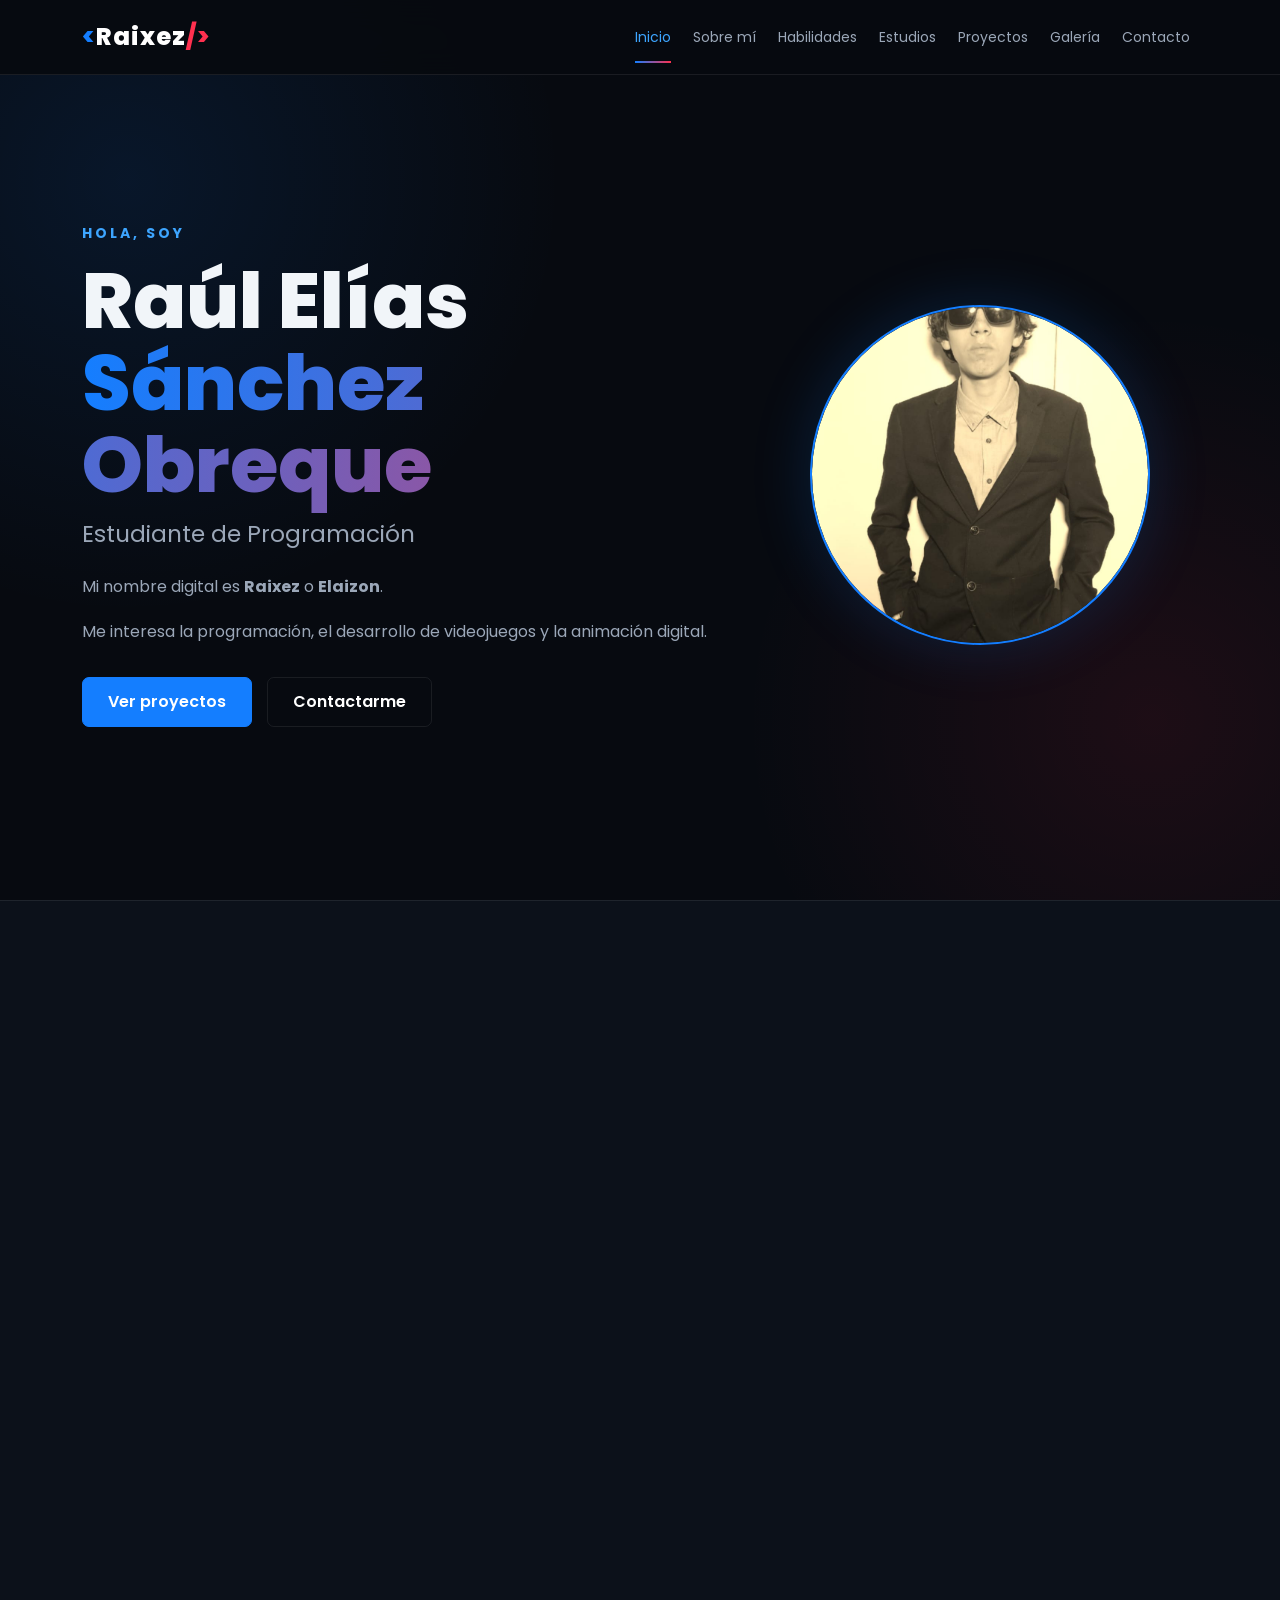
<file: index.html>
<!DOCTYPE html>
<html lang="es">
<head>
  <meta charset="UTF-8">
  <meta name="viewport" content="width=device-width, initial-scale=1.0">

  <title>Raixez | Portafolio</title>

  <!-- Google Fonts -->
  <link rel="preconnect" href="https://fonts.googleapis.com">
  <link rel="preconnect" href="https://fonts.gstatic.com" crossorigin>
  <link href="https://fonts.googleapis.com/css2?family=Poppins:wght@300;400;500;600;700;800&display=swap" rel="stylesheet">

  <!-- Bootstrap 5 CSS -->
  <link href="https://cdn.jsdelivr.net/npm/bootstrap@5.3.3/dist/css/bootstrap.min.css" rel="stylesheet">

  <!-- AOS CSS -->
  <link href="https://cdn.jsdelivr.net/npm/aos@2.3.4/dist/aos.css" rel="stylesheet">

  <!-- CSS propio -->
  <link rel="stylesheet" href="CSS/style.css">
</head>

<body data-page="inicio">

  <!-- NAVBAR -->
  <nav class="navbar navbar-expand-lg navbar-dark fixed-top" id="mainNavbar">
    <div class="container">

      <a class="navbar-brand logo" href="index.html">
        <span>&lt;</span>Raixez<span>/&gt;</span>
      </a>

      <button
        class="navbar-toggler"
        type="button"
        data-bs-toggle="collapse"
        data-bs-target="#menuNavegacion"
        aria-controls="menuNavegacion"
        aria-expanded="false"
        aria-label="Abrir navegación"
      >
        <span class="navbar-toggler-icon"></span>
      </button>

      <div class="collapse navbar-collapse" id="menuNavegacion">
        <ul class="navbar-nav ms-auto">
          <li class="nav-item">
            <a class="nav-link" data-page-link="inicio" href="index.html">Inicio</a>
          </li>
          <li class="nav-item">
            <a class="nav-link" data-page-link="sobre-mi" href="sobre-mi.html">Sobre mí</a>
          </li>
          <li class="nav-item">
            <a class="nav-link" data-page-link="habilidades" href="habilidades.html">Habilidades</a>
          </li>
          <li class="nav-item">
            <a class="nav-link" data-page-link="estudios" href="estudios.html">Estudios</a>
          </li>
          <li class="nav-item">
            <a class="nav-link" data-page-link="proyectos" href="proyectos.html">Proyectos</a>
          </li>
          <li class="nav-item">
            <a class="nav-link" data-page-link="galeria" href="galeria.html">Galería</a>
          </li>
          <li class="nav-item">
            <a class="nav-link" data-page-link="contacto" href="contacto.html">Contacto</a>
          </li>
        </ul>
      </div>

    </div>
  </nav>

  <!-- INICIO -->
  <main>
    <section class="home-section">
      <div class="container">
        <div class="row align-items-center g-5">

          <!-- TEXTO -->
          <div class="col-lg-7" data-aos="fade-right">
            <p class="small-title">HOLA, SOY</p>

            <h1 class="hero-title">
              Raúl Elías <br>
              <span>Sánchez Obreque</span>
            </h1>

            <h2 class="hero-subtitle">Estudiante de Programación</h2>

            <p class="hero-text">
              Mi nombre digital es <strong>Raixez</strong> o <strong>Elaizon</strong>.
            </p>

            <p class="hero-text">
              Me interesa la programación, el desarrollo de videojuegos y la animación digital.
            </p>

            <div class="hero-actions">
              <a href="proyectos.html" class="btn btn-primary-custom">Ver proyectos</a>
              <a href="contacto.html" class="btn btn-outline-custom">Contactarme</a>
            </div>
          </div>

          <!-- FOTO -->
          <div class="col-lg-5 text-center" data-aos="fade-left" data-aos-delay="200">
  <div class="profile-circle">
    <img src="img/mi-foto-perfil.png" alt="Foto de perfil" class="img-fluid rounded-circle">
  </div>
</div>
    </section>

    <!-- SECCIONES -->
    <section class="navigation-section">
      <div class="container">

        <div class="section-title text-center" data-aos="fade-up">
          <p>EXPLORA MI PORTAFOLIO</p>
          <h2>Conoce mi trabajo</h2>
        </div>

        <div class="row g-4">

          <div class="col-md-6 col-lg-4">
            <a href="sobre-mi.html" class="navigation-card" data-aos="fade-up">
              <span class="navigation-icon">👤</span>
              <h3>Sobre mí</h3>
              <p>Conoce quién soy y mis objetivos.</p>
              <span class="navigation-arrow">→</span>
            </a>
          </div>

          <div class="col-md-6 col-lg-4">
            <a href="habilidades.html" class="navigation-card" data-aos="fade-up" data-aos-delay="100">
              <span class="navigation-icon">💻</span>
              <h3>Mis habilidades</h3>
              <p>Lenguajes, tecnologías y conocimientos.</p>
              <span class="navigation-arrow">→</span>
            </a>
          </div>

          <div class="col-md-6 col-lg-4">
            <a href="estudios.html" class="navigation-card" data-aos="fade-up" data-aos-delay="200">
              <span class="navigation-icon">🎓</span>
              <h3>Mis estudios</h3>
              <p>Mi formación actual y autodidacta.</p>
              <span class="navigation-arrow">→</span>
            </a>
          </div>

          <div class="col-md-6 col-lg-4">
            <a href="proyectos.html" class="navigation-card" data-aos="fade-up" data-aos-delay="300">
              <span class="navigation-icon">🎮</span>
              <h3>Mis proyectos</h3>
              <p>Videojuegos y proyectos de programación.</p>
              <span class="navigation-arrow">→</span>
            </a>
          </div>

          <div class="col-md-6 col-lg-4">
            <a href="galeria.html" class="navigation-card" data-aos="fade-up" data-aos-delay="400">
              <span class="navigation-icon">🖼️</span>
              <h3>Galería</h3>
              <p>Algunos de mis trabajos e imágenes.</p>
              <span class="navigation-arrow">→</span>
            </a>
          </div>

          <div class="col-md-6 col-lg-4">
            <a href="contacto.html" class="navigation-card" data-aos="fade-up" data-aos-delay="500">
              <span class="navigation-icon">📩</span>
              <h3>Contacto</h3>
              <p>Encuentra mis medios de contacto.</p>
              <span class="navigation-arrow">→</span>
            </a>
          </div>

        </div>

      </div>
    </section>
  </main>

   <!-- ==================================================
  FOOTER
  ================================================== -->
  <footer data-aos="fade-up">
    <div class="container">
      <div class="footer-logo">&lt;Raixez/&gt;</div>

      <div class="footer-info">
        <p class="footer-name">Raúl Elías Sánchez Obreque</p>
        <p class="footer-course"><span>Curso:</span> 4° Medio — Especialidad Programación</p>
        <p class="footer-phone"><span>Teléfono:</span> <a href="tel:+56912345678">+56 9 1234 5678</a></p>
      </div>

      <p id="copyright">© 2026 Raixez. Todos los derechos reservados.</p>
    </div>
  </footer>

  <script src="https://cdn.jsdelivr.net/npm/bootstrap@5.3.3/dist/js/bootstrap.bundle.min.js"></script>
  <script src="https://cdn.jsdelivr.net/npm/aos@2.3.4/dist/aos.js"></script>
  <script src="JS/script.js"></script>
</body>
</html>
</file>
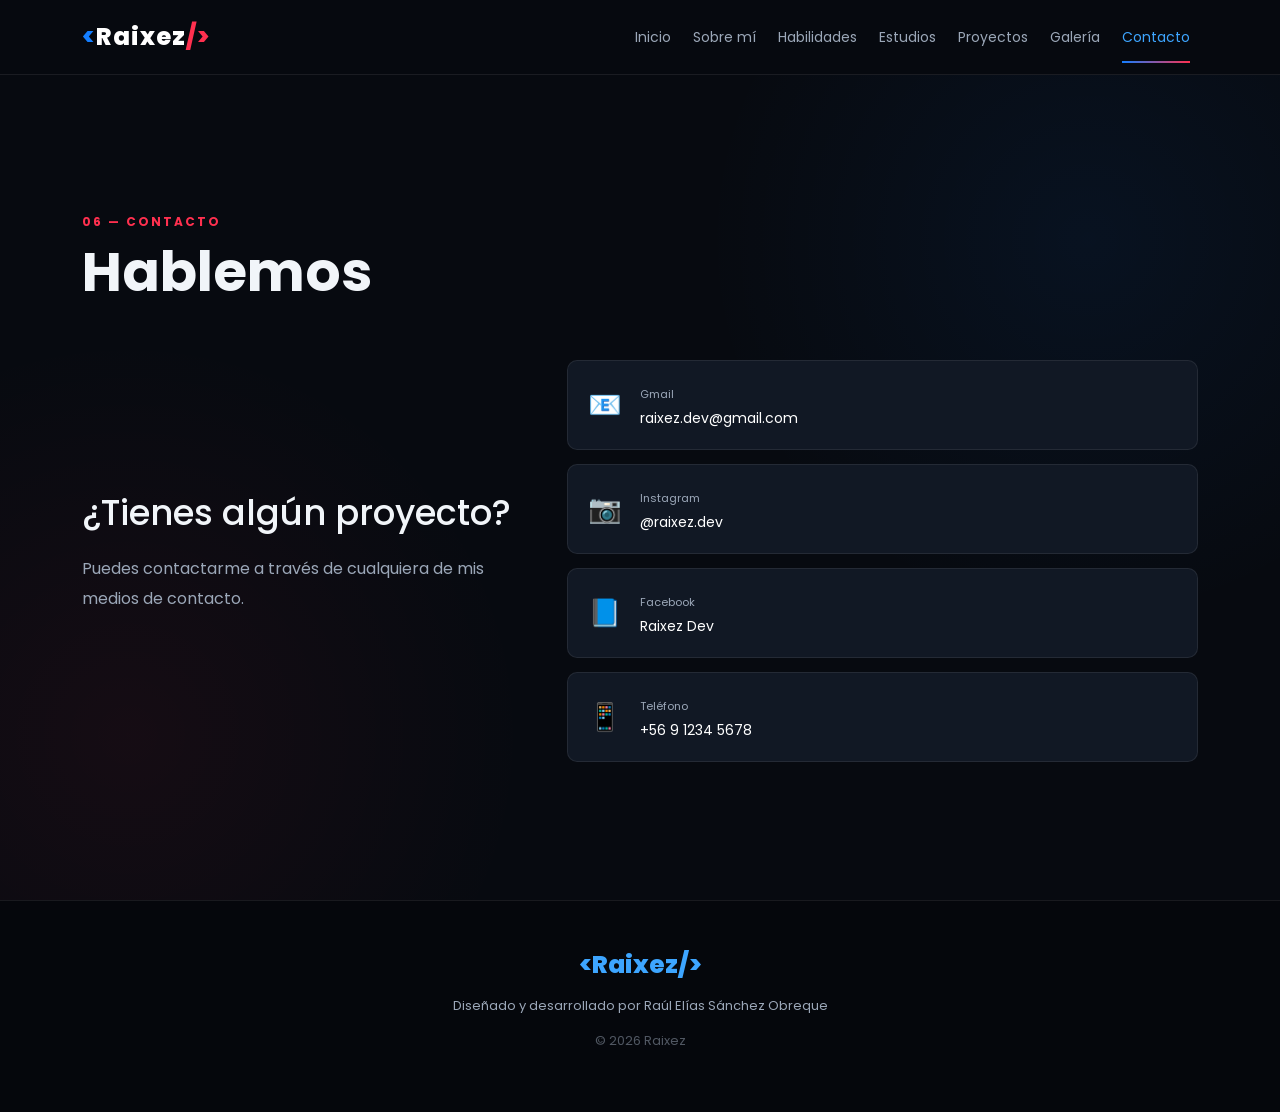
<file: contacto.html>
<!DOCTYPE html>
<html lang="es">
<head>
  <meta charset="UTF-8">
  <meta name="viewport" content="width=device-width, initial-scale=1.0">

  <title>Contacto | Raixez</title>

  <link href="https://fonts.googleapis.com/css2?family=Poppins:wght@300;400;500;600;700;800&display=swap" rel="stylesheet">
  <link href="https://cdn.jsdelivr.net/npm/bootstrap@5.3.3/dist/css/bootstrap.min.css" rel="stylesheet">
  <link href="https://cdn.jsdelivr.net/npm/aos@2.3.4/dist/aos.css" rel="stylesheet">

  <link rel="stylesheet" href="CSS/style.css">
</head>

<body data-page="contacto">

  <nav class="navbar navbar-expand-lg navbar-dark fixed-top" id="mainNavbar">
    <div class="container">

      <a class="navbar-brand logo" href="index.html">
        <span>&lt;</span>Raixez<span>/&gt;</span>
      </a>

      <button class="navbar-toggler" type="button" data-bs-toggle="collapse" data-bs-target="#menuNavegacion">
        <span class="navbar-toggler-icon"></span>
      </button>

      <div class="collapse navbar-collapse" id="menuNavegacion">
        <ul class="navbar-nav ms-auto">
          <li class="nav-item"><a class="nav-link" data-page-link="inicio" href="index.html">Inicio</a></li>
          <li class="nav-item"><a class="nav-link" data-page-link="sobre-mi" href="sobre-mi.html">Sobre mí</a></li>
          <li class="nav-item"><a class="nav-link" data-page-link="habilidades" href="habilidades.html">Habilidades</a></li>
          <li class="nav-item"><a class="nav-link" data-page-link="estudios" href="estudios.html">Estudios</a></li>
          <li class="nav-item"><a class="nav-link" data-page-link="proyectos" href="proyectos.html">Proyectos</a></li>
          <li class="nav-item"><a class="nav-link" data-page-link="galeria" href="galeria.html">Galería</a></li>
          <li class="nav-item"><a class="nav-link" data-page-link="contacto" href="contacto.html">Contacto</a></li>
        </ul>
      </div>

    </div>
  </nav>

  <main class="page-main">
    <section class="content-page">
      <div class="container">

        <div class="page-header" data-aos="fade-down">
          <p>06 — CONTACTO</p>
          <h1>Hablemos</h1>
        </div>

        <div class="row g-5 align-items-center">

          <div class="col-lg-5" data-aos="fade-right">
            <div class="contact-intro">
              <h2>¿Tienes algún proyecto?</h2>
              <p>Puedes contactarme a través de cualquiera de mis medios de contacto.</p>
            </div>
          </div>

          <div class="col-lg-7" data-aos="fade-left">
            <div class="contact-list">

              <a href="mailto:raixez.dev@gmail.com" class="contact-card">
                <span>📧</span>
                <div>
                  <small>Gmail</small>
                  <p>raixez.dev@gmail.com</p>
                </div>
              </a>

              <a href="#" class="contact-card">
                <span>📷</span>
                <div>
                  <small>Instagram</small>
                  <p>@raixez.dev</p>
                </div>
              </a>

              <a href="#" class="contact-card">
                <span>📘</span>
                <div>
                  <small>Facebook</small>
                  <p>Raixez Dev</p>
                </div>
              </a>

              <a href="tel:+56912345678" class="contact-card">
                <span>📱</span>
                <div>
                  <small>Teléfono</small>
                  <p>+56 9 1234 5678</p>
                </div>
              </a>

            </div>
          </div>

        </div>

      </div>
    </section>
  </main>

  <footer>
    <div class="container">
      <div class="footer-logo">&lt;Raixez/&gt;</div>
      <p>Diseñado y desarrollado por Raúl Elías Sánchez Obreque</p>
      <p id="copyright">© Raixez</p>
    </div>
  </footer>

  <script src="https://cdn.jsdelivr.net/npm/bootstrap@5.3.3/dist/js/bootstrap.bundle.min.js"></script>
  <script src="https://cdn.jsdelivr.net/npm/aos@2.3.4/dist/aos.js"></script>
  <script src="JS/script.js"></script>

</body>
</html>
</file>
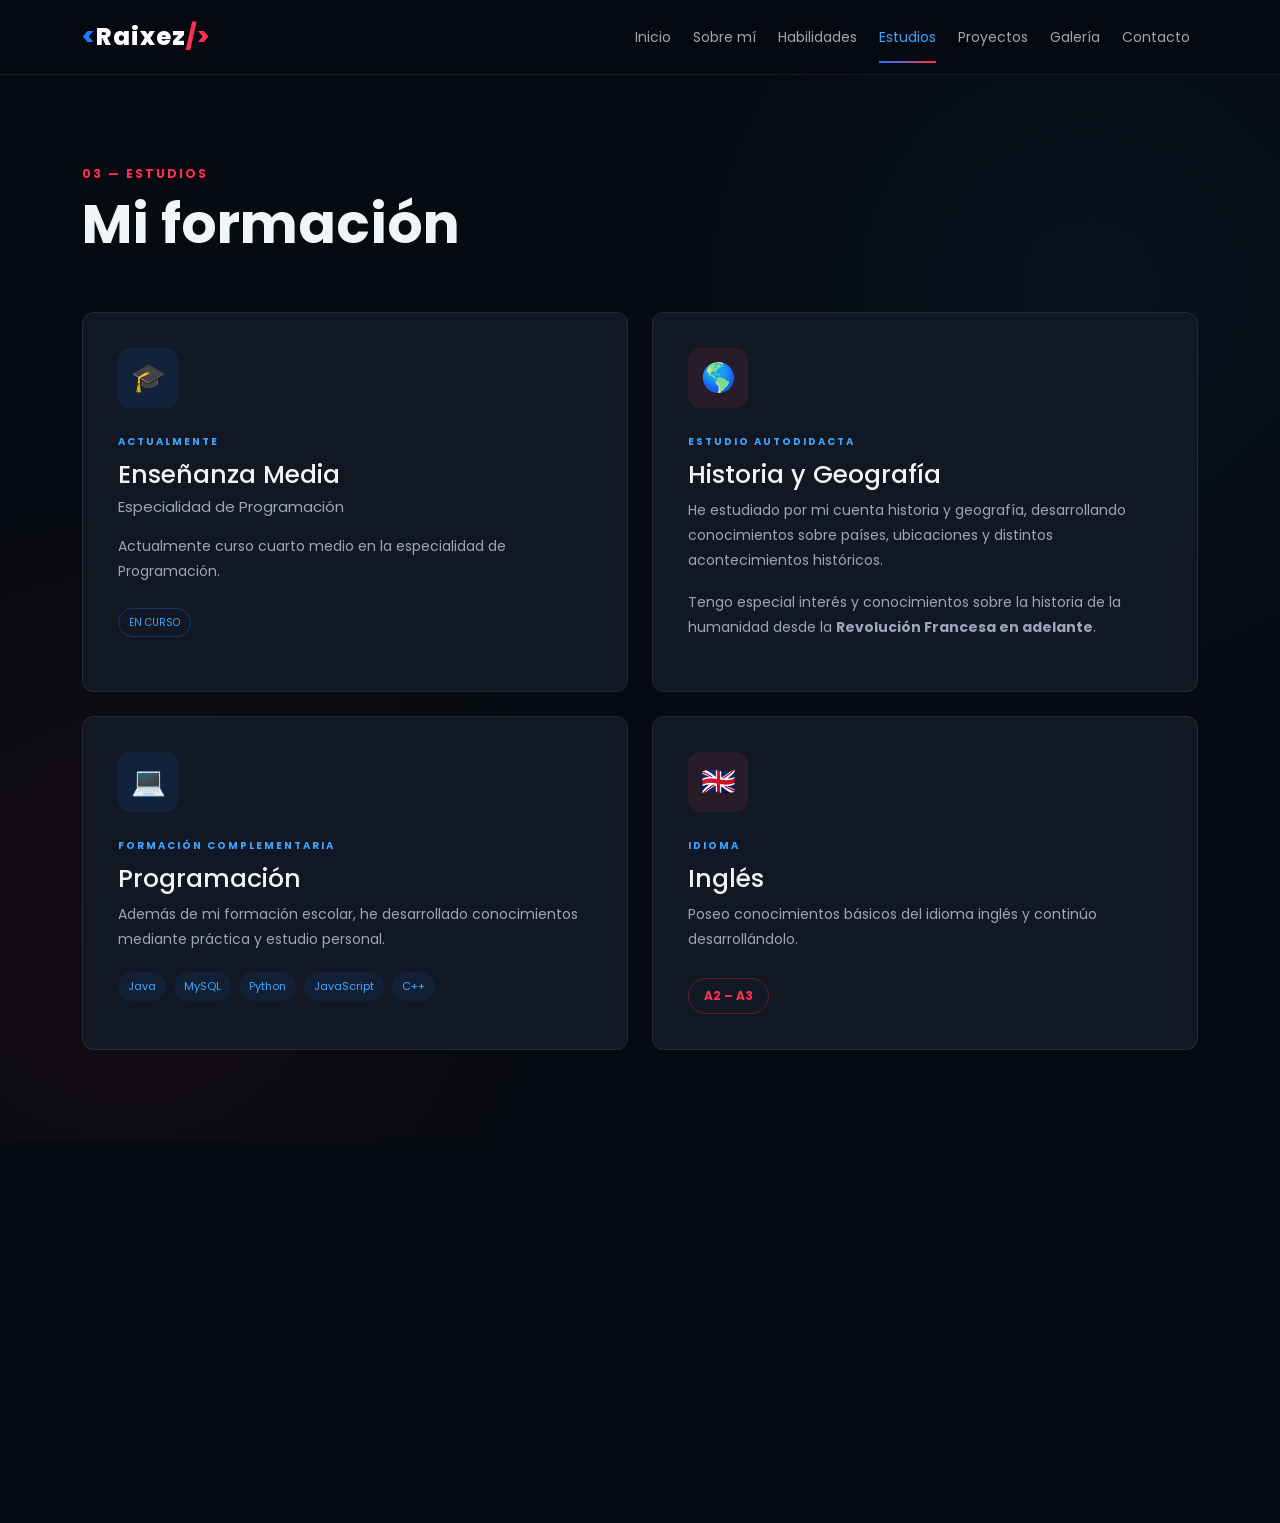
<file: estudios.html>
<!DOCTYPE html>
<html lang="es">
<head>
  <meta charset="UTF-8">
  <meta name="viewport" content="width=device-width, initial-scale=1.0">

  <title>Estudios | Raixez</title>

  <link href="https://fonts.googleapis.com/css2?family=Poppins:wght@300;400;500;600;700;800&display=swap" rel="stylesheet">
  <link href="https://cdn.jsdelivr.net/npm/bootstrap@5.3.3/dist/css/bootstrap.min.css" rel="stylesheet">
  <link href="https://cdn.jsdelivr.net/npm/aos@2.3.4/dist/aos.css" rel="stylesheet">

  <link rel="stylesheet" href="CSS/style.css">
</head>

<body data-page="estudios">

  <nav class="navbar navbar-expand-lg navbar-dark fixed-top" id="mainNavbar">
    <div class="container">

      <a class="navbar-brand logo" href="index.html">
        <span>&lt;</span>Raixez<span>/&gt;</span>
      </a>

      <button class="navbar-toggler" type="button" data-bs-toggle="collapse" data-bs-target="#menuNavegacion">
        <span class="navbar-toggler-icon"></span>
      </button>

      <div class="collapse navbar-collapse" id="menuNavegacion">
        <ul class="navbar-nav ms-auto">
          <li class="nav-item"><a class="nav-link" data-page-link="inicio" href="index.html">Inicio</a></li>
          <li class="nav-item"><a class="nav-link" data-page-link="sobre-mi" href="sobre-mi.html">Sobre mí</a></li>
          <li class="nav-item"><a class="nav-link" data-page-link="habilidades" href="habilidades.html">Habilidades</a></li>
          <li class="nav-item"><a class="nav-link" data-page-link="estudios" href="estudios.html">Estudios</a></li>
          <li class="nav-item"><a class="nav-link" data-page-link="proyectos" href="proyectos.html">Proyectos</a></li>
          <li class="nav-item"><a class="nav-link" data-page-link="galeria" href="galeria.html">Galería</a></li>
          <li class="nav-item"><a class="nav-link" data-page-link="contacto" href="contacto.html">Contacto</a></li>
        </ul>
      </div>

    </div>
  </nav>

  <main class="page-main">
    <section class="content-page">
      <div class="container">

        <div class="page-header" data-aos="fade-down">
          <p>03 — ESTUDIOS</p>
          <h1>Mi formación</h1>
        </div>

        <div class="row g-4">

          <div class="col-lg-6" data-aos="fade-right">
            <div class="study-card-large">
              <div class="study-icon">🎓</div>
              <span class="study-date">ACTUALMENTE</span>
              <h2>Enseñanza Media</h2>
              <h3>Especialidad de Programación</h3>
              <p>Actualmente curso cuarto medio en la especialidad de Programación.</p>
              <span class="study-status">EN CURSO</span>
            </div>
          </div>

          <div class="col-lg-6" data-aos="fade-left">
            <div class="study-card-large">
              <div class="study-icon red">🌎</div>
              <span class="study-date">ESTUDIO AUTODIDACTA</span>
              <h2>Historia y Geografía</h2>
              <p>He estudiado por mi cuenta historia y geografía, desarrollando conocimientos sobre países, ubicaciones y distintos acontecimientos históricos.</p>
              <p>Tengo especial interés y conocimientos sobre la historia de la humanidad desde la <strong>Revolución Francesa en adelante</strong>.</p>
            </div>
          </div>

          <div class="col-lg-6" data-aos="fade-right">
            <div class="study-card-large">
              <div class="study-icon">💻</div>
              <span class="study-date">FORMACIÓN COMPLEMENTARIA</span>
              <h2>Programación</h2>
              <p>Además de mi formación escolar, he desarrollado conocimientos mediante práctica y estudio personal.</p>
              <div class="study-tags">
                <span>Java</span>
                <span>MySQL</span>
                <span>Python</span>
                <span>JavaScript</span>
                <span>C++</span>
              </div>
            </div>
          </div>

          <div class="col-lg-6" data-aos="fade-left">
            <div class="study-card-large">
              <div class="study-icon red">🇬🇧</div>
              <span class="study-date">IDIOMA</span>
              <h2>Inglés</h2>
              <p>Poseo conocimientos básicos del idioma inglés y continúo desarrollándolo.</p>
              <div class="english-level">A2 – A3</div>
            </div>
          </div>

        </div>

      </div>
    </section>
  </main>

   <!-- ==================================================
  FOOTER
  ================================================== -->
  <footer data-aos="fade-up">
    <div class="container">
      <div class="footer-logo">&lt;Raixez/&gt;</div>

      <div class="footer-info">
        <p class="footer-name">Raúl Elías Sánchez Obreque</p>
        <p class="footer-course"><span>Curso:</span> 4° Medio — Especialidad Programación</p>
        <p class="footer-phone"><span>Teléfono:</span> <a href="tel:+56912345678">+56 9 1234 5678</a></p>
      </div>

      <p id="copyright">© 2026 Raixez. Todos los derechos reservados.</p>
    </div>
  </footer>

  <script src="https://cdn.jsdelivr.net/npm/bootstrap@5.3.3/dist/js/bootstrap.bundle.min.js"></script>
  <script src="https://cdn.jsdelivr.net/npm/aos@2.3.4/dist/aos.js"></script>
  <script src="JS/script.js"></script>

</body>
</html>
</file>
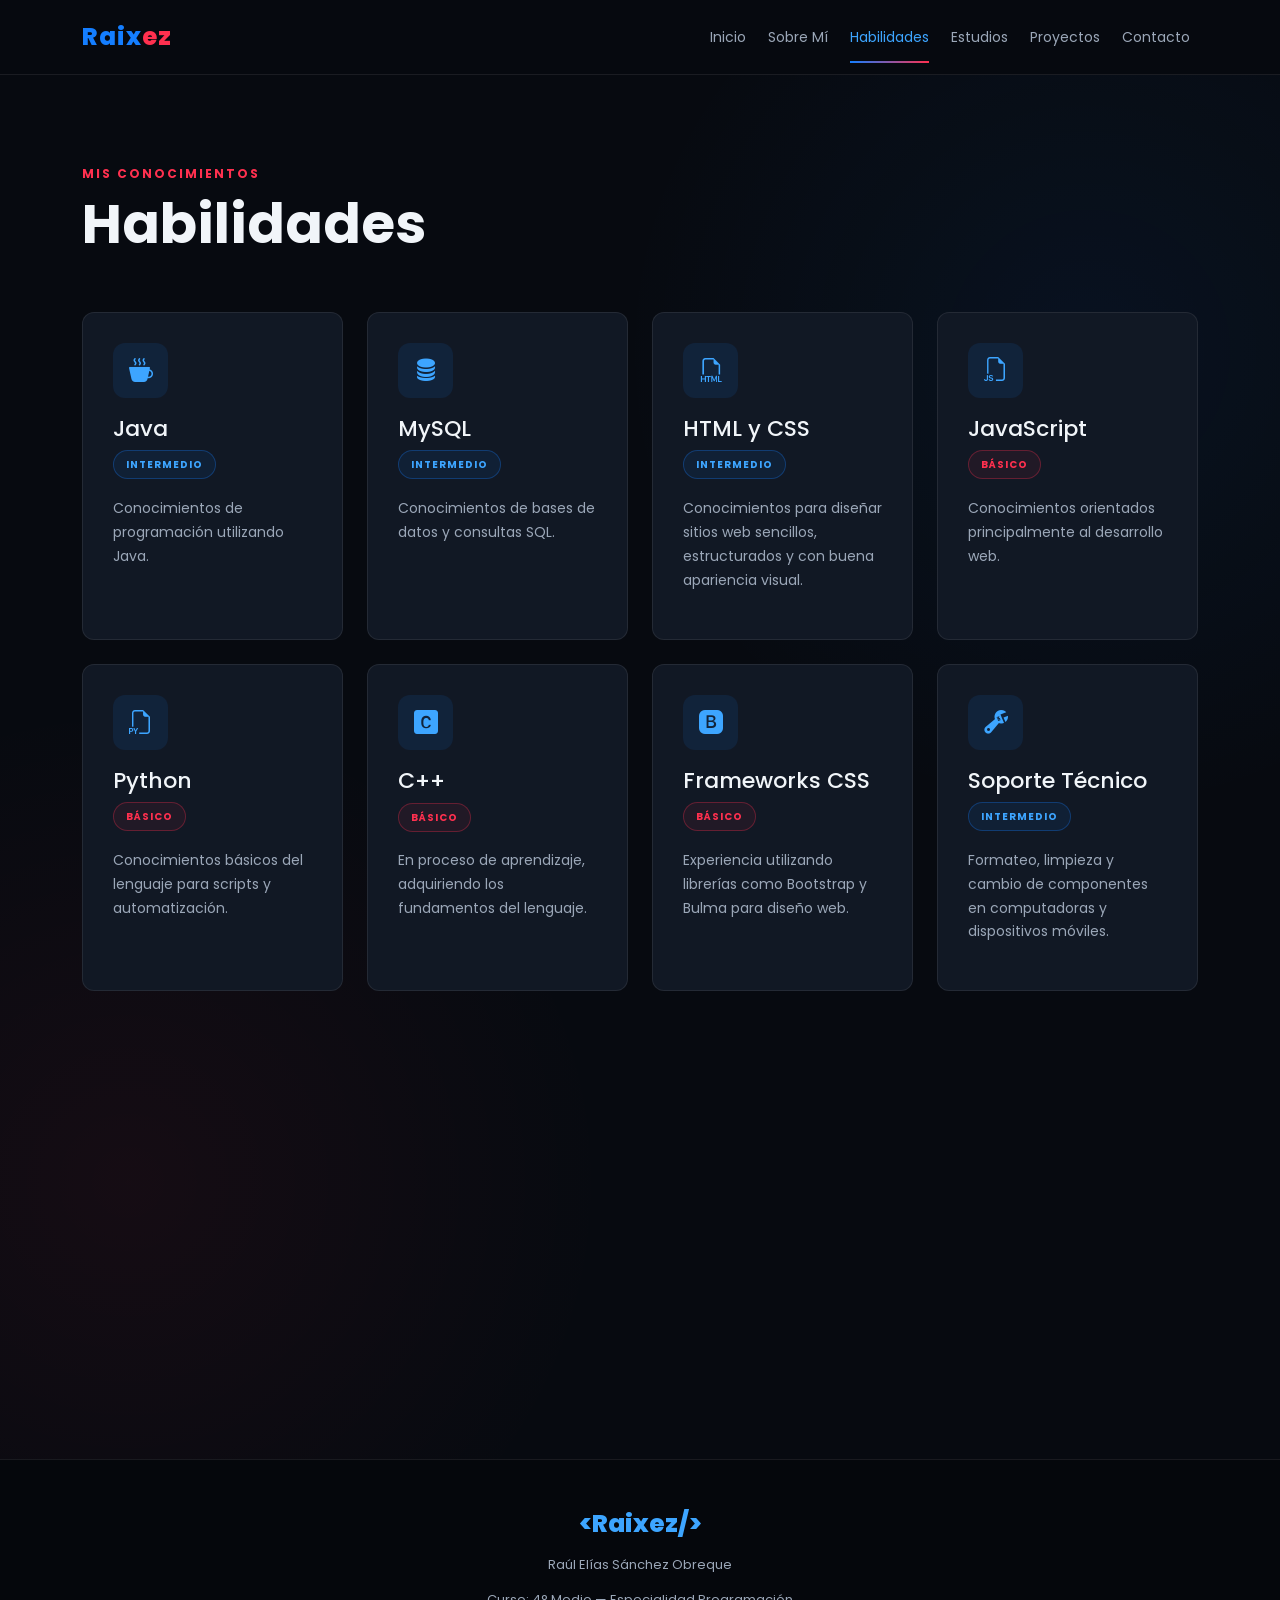
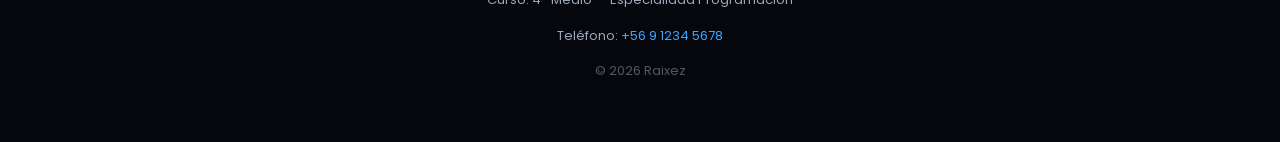
<file: habilidades.html>
<!DOCTYPE html>
<html lang="es">
<head>
 <meta charset="UTF-8">
 <meta name="viewport" content="width=device-width, initial-scale=1.0">
 <title>Habilidades - Raixez</title>
 
 <!-- Bootstrap CSS -->
 <link rel="stylesheet" href="https://cdn.jsdelivr.net/npm/bootstrap@5.3.0/dist/css/bootstrap.min.css">
 <!-- Bootstrap Icons -->
 <link rel="stylesheet" href="https://cdn.jsdelivr.net/npm/bootstrap-icons@1.11.0/font/bootstrap-icons.css">
 <!-- AOS Animation Library -->
 <link rel="stylesheet" href="https://unpkg.com/aos@next/dist/aos.css" />
 <!-- Google Fonts -->
 <link href="https://fonts.googleapis.com/css2?family=Poppins:wght@400;600;700;800&display=swap" rel="stylesheet">
 <!-- Estilos principales -->
 <link rel="stylesheet" href="CSS/style.css">
</head>
<body data-page="habilidades">

 <!-- NAVBAR -->
 <nav class="navbar navbar-expand-lg fixed-top" id="mainNavbar">
 <div class="container">
 <a class="navbar-brand logo" href="index.html">
 <span>Raix</span><span>ez</span>
 </a>
 <button class="navbar-toggler navbar-dark" type="button" data-bs-toggle="collapse" data-bs-target="#menuNavegacion">
 <span class="navbar-toggler-icon"></span>
 </button>
 <div class="collapse navbar-collapse" id="menuNavegacion">
 <ul class="navbar-nav ms-auto">
 <li class="nav-item"><a class="nav-link" data-page-link="inicio" href="index.html">Inicio</a></li>
 <li class="nav-item"><a class="nav-link" data-page-link="sobre-mi" href="sobre-mi.html">Sobre Mí</a></li>
 <li class="nav-item"><a class="nav-link" data-page-link="habilidades" href="habilidades.html">Habilidades</a></li>
 <li class="nav-item"><a class="nav-link" data-page-link="estudios" href="estudios.html">Estudios</a></li>
 <li class="nav-item"><a class="nav-link" data-page-link="proyectos" href="proyectos.html">Proyectos</a></li>
 <li class="nav-item"><a class="nav-link" data-page-link="contacto" href="contacto.html">Contacto</a></li>
 </ul>
 </div>
 </div>
 </nav>

 <!-- SECCIÓN HABILIDADES -->
 <main class="page-main">
 <section class="content-page">
 <div class="container">
 <div class="page-header" data-aos="fade-up">
 <p>MIS CONOCIMIENTOS</p>
 <h1>Habilidades</h1>
 </div>

 <div class="row g-4">
 <!-- Java -->
 <div class="col-md-6 col-lg-3" data-aos="fade-up" data-aos-delay="100">
 <div class="skill-card-large">
 <div class="skill-icon">
 <i class="bi bi-cup-hot-fill"></i>
 </div>
 <h3>Java</h3>
 <span class="level intermediate">INTERMEDIO</span>
 <p>Conocimientos de programación utilizando Java.</p>
 </div>
 </div>

 <!-- MySQL -->
 <div class="col-md-6 col-lg-3" data-aos="fade-up" data-aos-delay="200">
 <div class="skill-card-large">
 <div class="skill-icon">
 <i class="bi bi-database-fill"></i>
 </div>
 <h3>MySQL</h3>
 <span class="level intermediate">INTERMEDIO</span>
 <p>Conocimientos de bases de datos y consultas SQL.</p>
 </div>
 </div>

 <!-- HTML y CSS -->
 <div class="col-md-6 col-lg-3" data-aos="fade-up" data-aos-delay="300">
 <div class="skill-card-large">
 <div class="skill-icon">
 <i class="bi bi-filetype-html"></i>
 </div>
 <h3>HTML y CSS</h3>
 <span class="level intermediate">INTERMEDIO</span>
 <p>Conocimientos para diseñar sitios web sencillos, estructurados y con buena apariencia visual.</p>
 </div>
 </div>

 <!-- JavaScript -->
 <div class="col-md-6 col-lg-3" data-aos="fade-up" data-aos-delay="400">
 <div class="skill-card-large">
 <div class="skill-icon">
 <i class="bi bi-filetype-js"></i>
 </div>
 <h3>JavaScript</h3>
 <span class="level basic">BÁSICO</span>
 <p>Conocimientos orientados principalmente al desarrollo web.</p>
 </div>
 </div>

 <!-- Python -->
 <div class="col-md-6 col-lg-3" data-aos="fade-up" data-aos-delay="100">
 <div class="skill-card-large">
 <div class="skill-icon">
 <i class="bi bi-filetype-py"></i>
 </div>
 <h3>Python</h3>
 <span class="level basic">BÁSICO</span>
 <p>Conocimientos básicos del lenguaje para scripts y automatización.</p>
 </div>
 </div>

 <!-- C++ -->
 <div class="col-md-6 col-lg-3" data-aos="fade-up" data-aos-delay="200">
 <div class="skill-card-large">
 <div class="skill-icon">
 <i class="bi bi-c-square-fill"></i>
 </div>
 <h3>C++</h3>
 <span class="level basic">BÁSICO</span>
 <p>En proceso de aprendizaje, adquiriendo los fundamentos del lenguaje.</p>
 </div>
 </div>

 <!-- Frameworks CSS -->
 <div class="col-md-6 col-lg-3" data-aos="fade-up" data-aos-delay="300">
 <div class="skill-card-large">
 <div class="skill-icon">
 <i class="bi bi-bootstrap-fill"></i>
 </div>
 <h3>Frameworks CSS</h3>
 <span class="level basic">BÁSICO</span>
 <p>Experiencia utilizando librerías como Bootstrap y Bulma para diseño web.</p>
 </div>
 </div>

 <!-- Asistencia Técnica -->
 <div class="col-md-6 col-lg-3" data-aos="fade-up" data-aos-delay="400">
 <div class="skill-card-large">
 <div class="skill-icon">
 <i class="bi bi-wrench-adjustable"></i>
 </div>
 <h3>Soporte Técnico</h3>
 <span class="level intermediate">INTERMEDIO</span>
 <p>Formateo, limpieza y cambio de componentes en computadoras y dispositivos móviles.</p>
 </div>
 </div>

 <!-- Asesoramiento Hardware -->
 <div class="col-md-6 col-lg-3" data-aos="fade-up" data-aos-delay="100">
 <div class="skill-card-large">
 <div class="skill-icon">
 <i class="bi bi-phone-fill"></i>
 </div>
 <h3>Hardware y Móviles</h3>
 <span class="level intermediate">INTERMEDIO</span>
 <p>Buen criterio y conocimiento del mercado para elegir y recomendar el mejor equipo o celular.</p>
 </div>
 </div>

 <!-- Prompt Engineering -->
 <div class="col-md-6 col-lg-3" data-aos="fade-up" data-aos-delay="200">
 <div class="skill-card-large">
 <div class="skill-icon">
 <i class="bi bi-robot"></i>
 </div>
 <h3>Prompt Engineering</h3>
 <span class="level intermediate">INTERMEDIO</span>
 <p>Creación de prompts efectivos y estructurados para que las IAs entreguen resultados exactos.</p>
 </div>
 </div>

 <!-- Linux y Terminal -->
 <div class="col-md-6 col-lg-3" data-aos="fade-up" data-aos-delay="300">
 <div class="skill-card-large">
 <div class="skill-icon">
 <i class="bi bi-terminal-fill"></i>
 </div>
 <h3>Linux y Terminal</h3>
 <span class="level basic">BÁSICO</span>
 <p>Instalación de distribuciones de Linux y manejo básico de comandos en la terminal.</p>
 </div>
 </div>

 </div>
 </div>
 </section>
 </main>

 <!-- FOOTER -->
 <footer>
 <div class="container">
 <div class="footer-logo">&lt;Raixez/&gt;</div>
 <p>Raúl Elías Sánchez Obreque</p>
 <p>Curso: 4° Medio — Especialidad Programación</p>
 <p>Teléfono: <span style="color: var(--blue-light);">+56 9 1234 5678</span></p>
 <p id="copyright">© 2026 Raixez</p>
 </div>
 </footer>

 <!-- SCRIPTS -->
 <script src="https://cdn.jsdelivr.net/npm/bootstrap@5.3.0/dist/js/bootstrap.bundle.min.js"></script>
 <script src="https://unpkg.com/aos@next/dist/aos.js"></script>
 <script src="JS/script.js"></script>
</body>
</html>
</file>
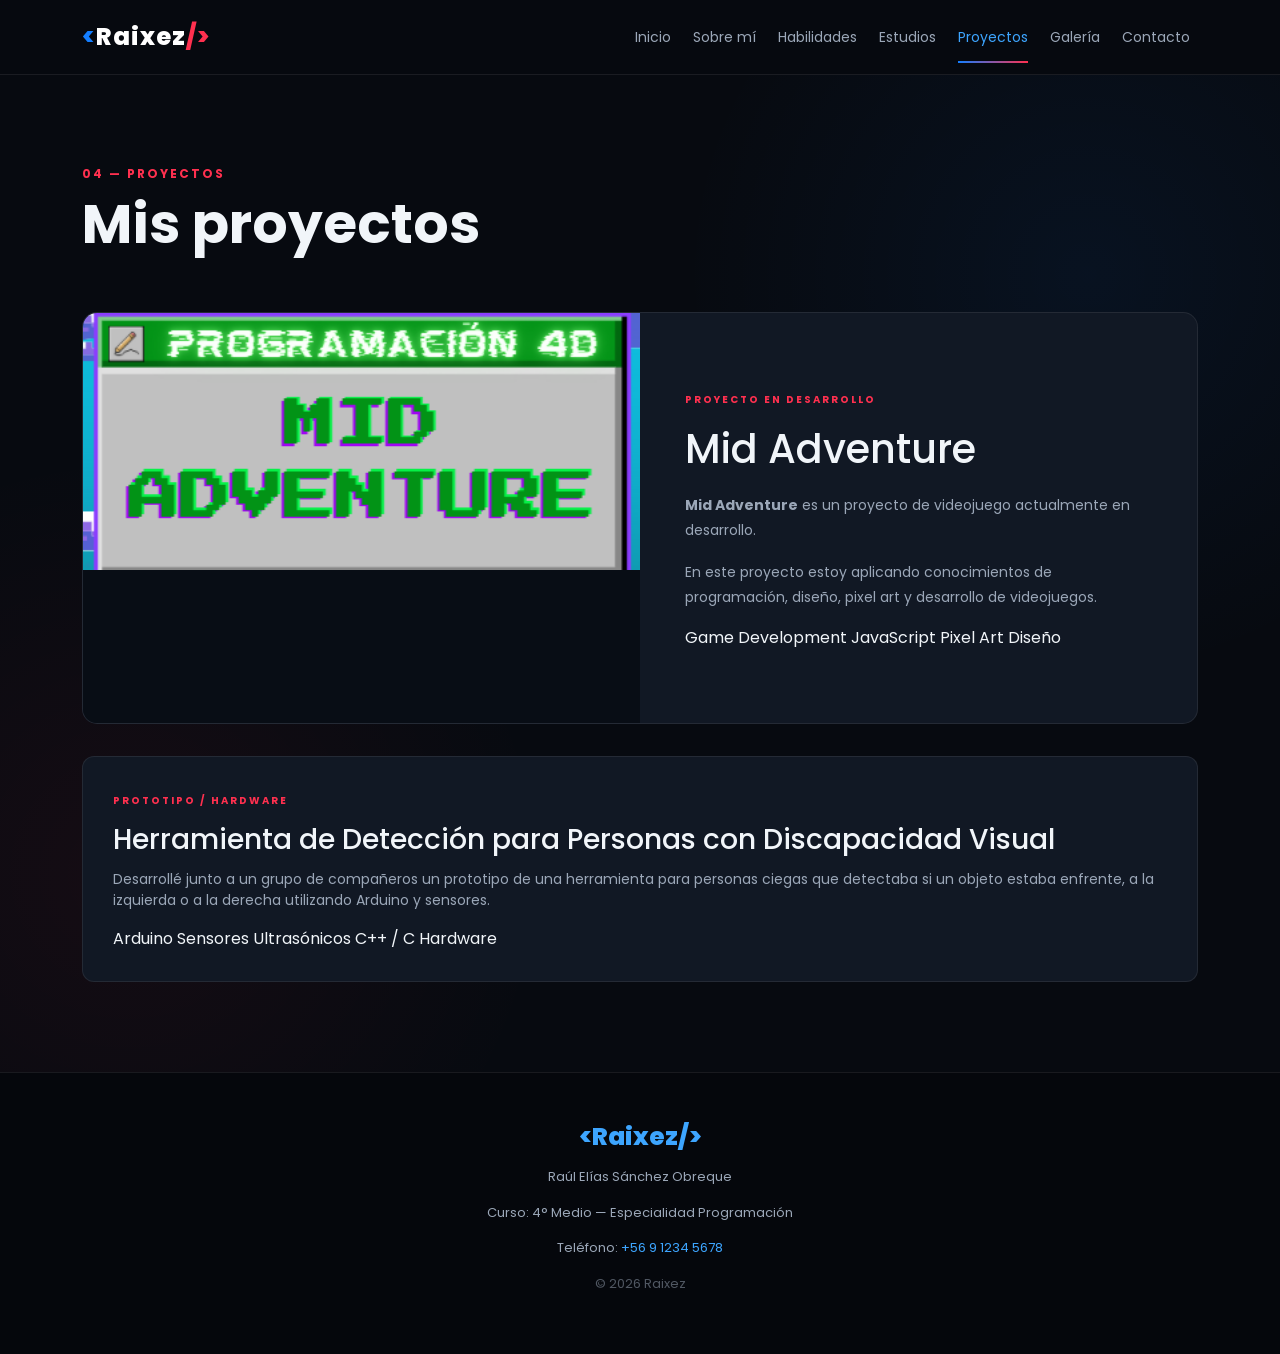
<file: proyectos.html>
<!DOCTYPE html>
<html lang="es">
<head>
  <meta charset="UTF-8">
  <meta name="viewport" content="width=device-width, initial-scale=1.0">

  <title>Proyectos | Raixez</title>

  <link href="https://fonts.googleapis.com/css2?family=Poppins:wght@300;400;500;600;700;800&display=swap" rel="stylesheet">
  <link href="https://cdn.jsdelivr.net/npm/bootstrap@5.3.3/dist/css/bootstrap.min.css" rel="stylesheet">
  <link href="https://cdn.jsdelivr.net/npm/aos@2.3.4/dist/aos.css" rel="stylesheet">

  <link rel="stylesheet" href="CSS/style.css">
</head>

<body data-page="proyectos">

  <!-- NAVBAR -->
  <nav class="navbar navbar-expand-lg navbar-dark fixed-top" id="mainNavbar">
    <div class="container">

      <a class="navbar-brand logo" href="index.html">
        <span>&lt;</span>Raixez<span>/&gt;</span>
      </a>

      <button class="navbar-toggler" type="button" data-bs-toggle="collapse" data-bs-target="#menuNavegacion">
        <span class="navbar-toggler-icon"></span>
      </button>

      <div class="collapse navbar-collapse" id="menuNavegacion">
        <ul class="navbar-nav ms-auto">
          <li class="nav-item"><a class="nav-link" data-page-link="inicio" href="index.html">Inicio</a></li>
          <li class="nav-item"><a class="nav-link" data-page-link="sobre-mi" href="sobre-mi.html">Sobre mí</a></li>
          <li class="nav-item"><a class="nav-link" data-page-link="habilidades" href="habilidades.html">Habilidades</a></li>
          <li class="nav-item"><a class="nav-link" data-page-link="estudios" href="estudios.html">Estudios</a></li>
          <li class="nav-item"><a class="nav-link" data-page-link="proyectos" href="proyectos.html">Proyectos</a></li>
          <li class="nav-item"><a class="nav-link" data-page-link="galeria" href="galeria.html">Galería</a></li>
          <li class="nav-item"><a class="nav-link" data-page-link="contacto" href="contacto.html">Contacto</a></li>
        </ul>
      </div>

    </div>
  </nav>

  <!-- CONTENIDO -->
  <main class="page-main">
    <section class="content-page">
      <div class="container">

        <div class="page-header" data-aos="fade-down">
          <p>04 — PROYECTOS</p>
          <h1>Mis proyectos</h1>
        </div>

       <!-- Proyecto 1: Mid Adventure -->
        <div class="project-card-large" data-aos="fade-up">
          <div class="row g-0 align-items-center">

            <div class="col-lg-6">
              <div class="project-image-large">
                <img src="img/mid-adventure.png" alt="Mid Adventure" class="img-fluid w-100 h-100 object-fit-cover">
              </div>
            </div>

            <div class="col-lg-6">
              <div class="project-information-large">
                <span class="project-status">PROYECTO EN DESARROLLO</span>
                <h2>Mid Adventure</h2>
                <p><strong>Mid Adventure</strong> es un proyecto de videojuego actualmente en desarrollo.</p>
                <p>En este proyecto estoy aplicando conocimientos de programación, diseño, pixel art y desarrollo de videojuegos.</p>
                <div class="project-tags">
                  <span>Game Development</span>
                  <span>JavaScript</span>
                  <span>Pixel Art</span>
                  <span>Diseño</span>
                </div>
              </div>
            </div>

          </div>
        </div>

        <!-- Proyecto 2: Herramienta Arduino -->
        <div class="row g-4 mt-2">
          <div class="col-12" data-aos="fade-up">
            <div class="future-project">
              <span class="project-status">PROTOTIPO / HARDWARE</span>
              <h3>Herramienta de Detección para Personas con Discapacidad Visual</h3>
              <p>Desarrollé junto a un grupo de compañeros un prototipo de una herramienta para personas ciegas que detectaba si un objeto estaba enfrente, a la izquierda o a la derecha utilizando Arduino y sensores.</p>
              <div class="project-tags mt-3">
                <span>Arduino</span>
                <span>Sensores Ultrasónicos</span>
                <span>C++ / C</span>
                <span>Hardware</span>
              </div>
            </div>
          </div>
        </div>

      </div>
    </section>
  </main>

  <!-- FOOTER -->
  <footer>
    <div class="container">
      <div class="footer-logo">&lt;Raixez/&gt;</div>
      <p>Raúl Elías Sánchez Obreque</p>
      <p>Curso: 4° Medio — Especialidad Programación</p>
      <p>Teléfono: <span style="color: var(--blue-light);">+56 9 1234 5678</span></p>
      <p id="copyright">© 2026 Raixez</p>
    </div>
  </footer>

  <!-- SCRIPTS -->
  <script src="https://cdn.jsdelivr.net/npm/bootstrap@5.3.3/dist/js/bootstrap.bundle.min.js"></script>
  <script src="https://cdn.jsdelivr.net/npm/aos@2.3.4/dist/aos.js"></script>
  <script src="JS/script.js"></script>

</body>
</html>
</file>
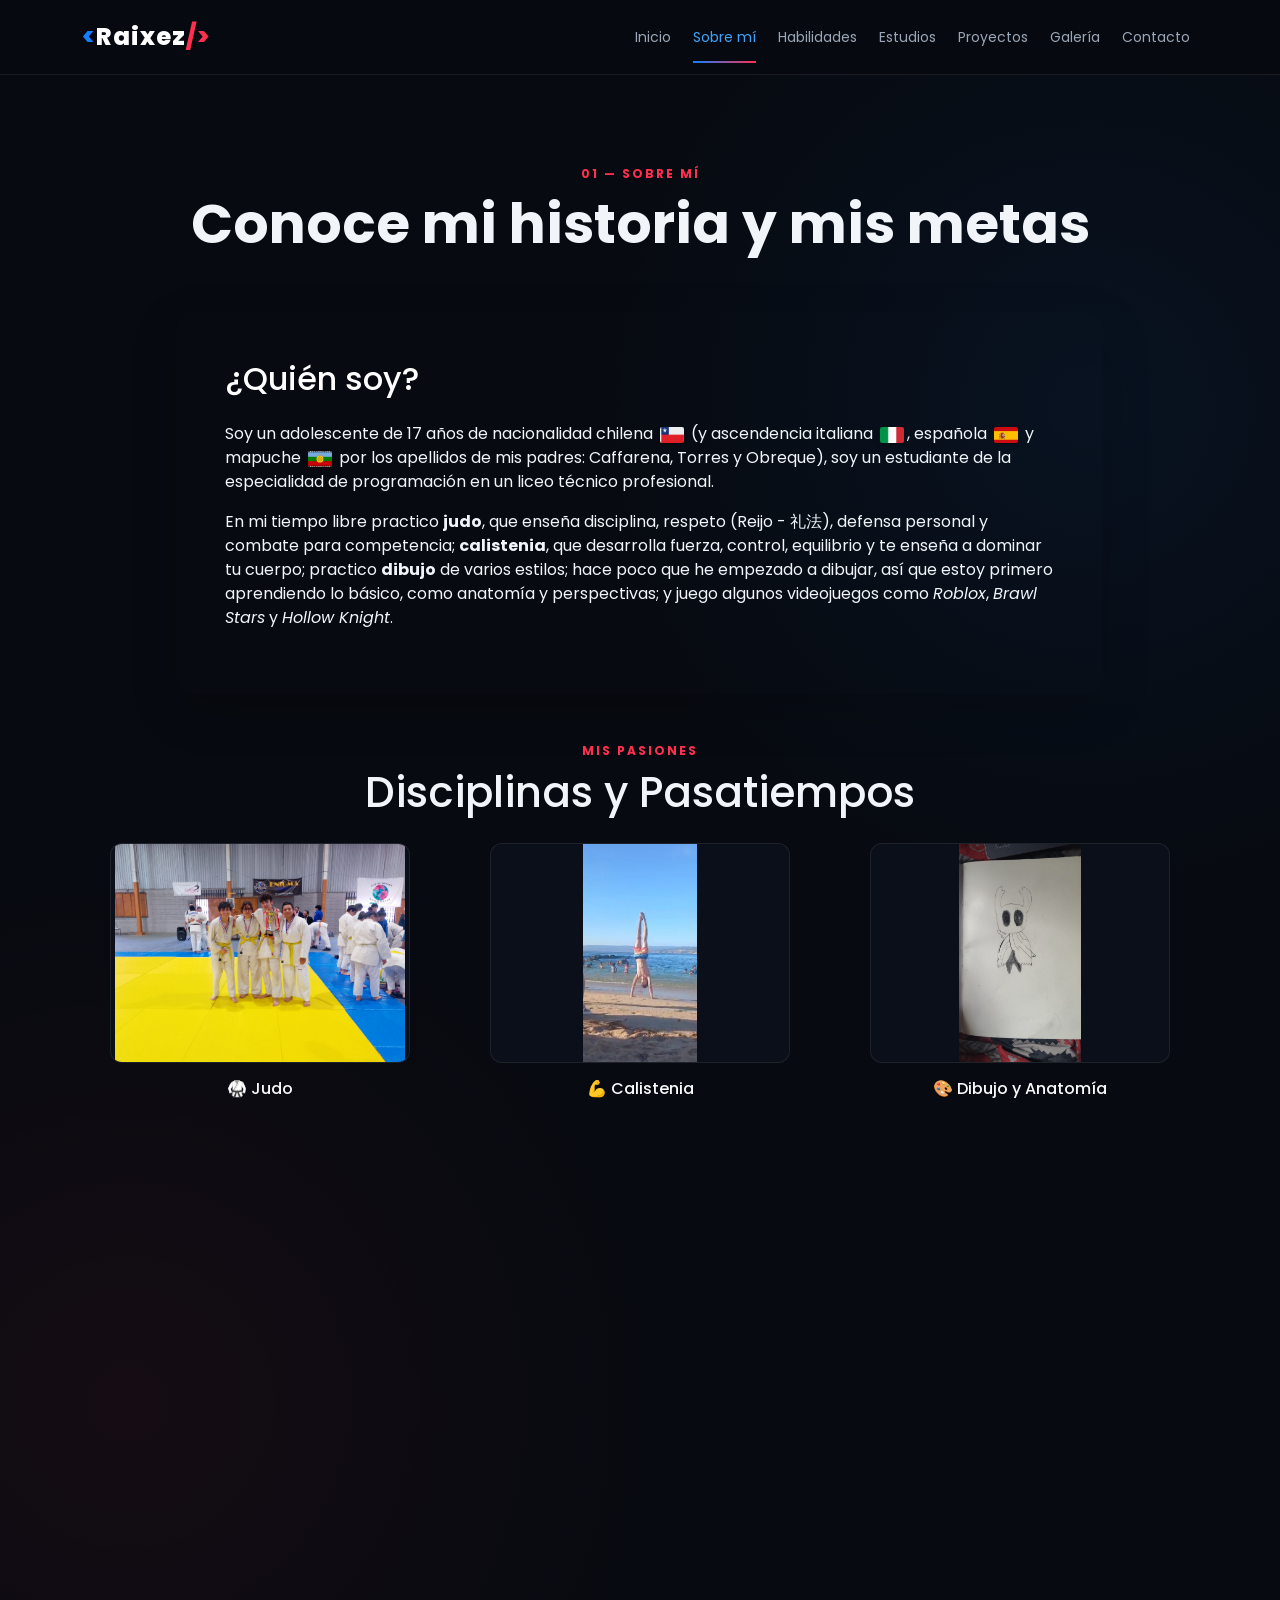
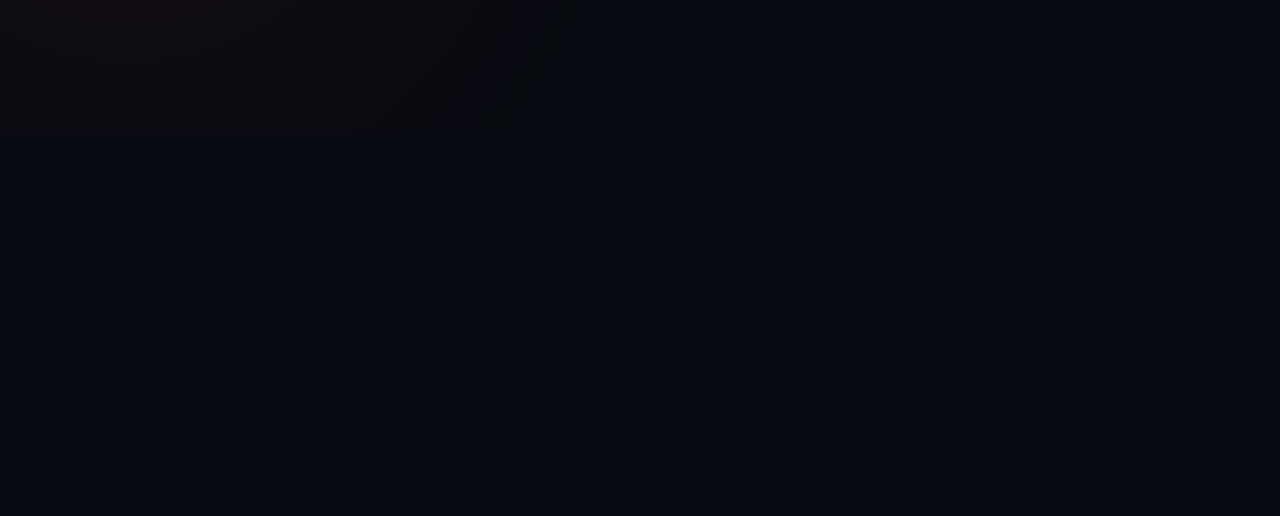
<file: sobre-mi.html>
<!DOCTYPE html>
<html lang="es">
<head>
  <meta charset="UTF-8">
  <meta name="viewport" content="width=device-width, initial-scale=1.0">

  <title>Sobre mí | Raixez</title>

  <!-- Google Fonts -->
  <link rel="preconnect" href="https://fonts.googleapis.com">
  <link rel="preconnect" href="https://fonts.gstatic.com" crossorigin>
  <link
    href="https://fonts.googleapis.com/css2?family=Poppins:wght@300;400;500;600;700;800&display=swap"
    rel="stylesheet"
  >

  <!-- Bootstrap -->
  <link
    href="https://cdn.jsdelivr.net/npm/bootstrap@5.3.8/dist/css/bootstrap.min.css"
    rel="stylesheet"
    integrity="sha384-sRIl4kxILFvY47J16cr9ZwB07vP4J8+LH7qKQnuqkuIAvNWLzeN8tE5YBujZqJLB"
    crossorigin="anonymous"
  >

  <!-- AOS -->
  <link
    href="https://cdn.jsdelivr.net/npm/aos@2.3.4/dist/aos.css"
    rel="stylesheet"
  >

  <!-- CSS propio -->
  <link rel="stylesheet" href="CSS/style.css">
</head>

<body data-page="sobre-mi">

  <!-- ==================================================
  NAVBAR
  ================================================== -->
  <nav class="navbar navbar-expand-lg navbar-dark fixed-top" id="mainNavbar">
    <div class="container">
      <a class="navbar-brand logo" href="index.html">
        <span>&lt;</span>Raixez<span>/&gt;</span>
      </a>

      <button
        class="navbar-toggler"
        type="button"
        data-bs-toggle="collapse"
        data-bs-target="#menuNavegacion"
        aria-controls="menuNavegacion"
        aria-expanded="false"
        aria-label="Abrir navegación"
      >
        <span class="navbar-toggler-icon"></span>
      </button>

      <div class="collapse navbar-collapse" id="menuNavegacion">
        <ul class="navbar-nav ms-auto">
          <li class="nav-item">
            <a class="nav-link" data-page-link="inicio" href="index.html">Inicio</a>
          </li>
          <li class="nav-item">
            <a class="nav-link" data-page-link="sobre-mi" href="sobre-mi.html">Sobre mí</a>
          </li>
          <li class="nav-item">
            <a class="nav-link" data-page-link="habilidades" href="habilidades.html">Habilidades</a>
          </li>
          <li class="nav-item">
            <a class="nav-link" data-page-link="estudios" href="estudios.html">Estudios</a>
          </li>
          <li class="nav-item">
            <a class="nav-link" data-page-link="proyectos" href="proyectos.html">Proyectos</a>
          </li>
          <li class="nav-item">
            <a class="nav-link" data-page-link="galeria" href="galeria.html">Galería</a>
          </li>
          <li class="nav-item">
            <a class="nav-link" data-page-link="contacto" href="contacto.html">Contacto</a>
          </li>
        </ul>
      </div>
    </div>
  </nav>

  <!-- ==================================================
  CONTENIDO PRINCIPAL
  ================================================== -->
  <main class="page-main">
    <section class="content-page">
      <div class="container">
        
        <!-- ENCABEZADO -->
        <div class="page-header text-center" data-aos="fade-down">
          <p>01 — SOBRE MÍ</p>
          <h1>Conoce mi historia y mis metas</h1>
        </div>

        <!-- BIOGRAFÍA DETALLADA -->
        <div class="row justify-content-center mb-5" data-aos="fade-up">
          <div class="col-lg-10">
            <div class="about-bio-box p-4 p-md-5 rounded-4 shadow-lg">
              <h2 class="mb-4 text-white">¿Quién soy?</h2>
              <p class="lead-text">
                Soy un adolescente de 17 años de nacionalidad chilena <img src="img/bandera-chile.png" alt="Bandera Chile" class="inline-mini-flag"> (y ascendencia italiana <img src="img/bandera-italia.png" alt="Bandera Italia" class="inline-mini-flag">, española <img src="img/bandera-espana.png" alt="Bandera España" class="inline-mini-flag"> y mapuche <img src="img/bandera-mapuche.png" alt="Bandera Mapuche" class="inline-mini-flag"> por los apellidos de mis padres: Caffarena, Torres y Obreque), soy un estudiante de la especialidad de programación en un liceo técnico profesional.
              </p>
              <p class="lead-text">
                En mi tiempo libre practico <strong>judo</strong>, que enseña disciplina, respeto (Reijo - 礼法), defensa personal y combate para competencia; <strong>calistenia</strong>, que desarrolla fuerza, control, equilibrio y te enseña a dominar tu cuerpo; practico <strong>dibujo</strong> de varios estilos; hace poco que he empezado a dibujar, así que estoy primero aprendiendo lo básico, como anatomía y perspectivas; y juego algunos videojuegos como <em>Roblox</em>, <em>Brawl Stars</em> y <em>Hollow Knight</em>.
              </p>
            </div>
          </div>
        </div>

        <!-- GALERÍA DE PASATIEMPOS Y DISCIPLINAS -->
        <div class="section-title text-center mb-4" data-aos="fade-up">
          <p>MIS PASIONES</p>
          <h2>Disciplinas y Pasatiempos</h2>
        </div>

        <div class="row g-4 mb-5 justify-content-center" data-aos="fade-up">
          <!-- JUDO -->
          <div class="col-md-4 col-sm-6">
            <div class="hobby-card">
              <div class="hobby-img-wrapper">
                <img src="img/judo.jpg" alt="Judo" class="img-fluid rounded-3">
              </div>
              <h4 class="mt-3 text-center h6 text-light">🥋 Judo</h4>
            </div>
          </div>

          <!-- CALISTENIA -->
          <div class="col-md-4 col-sm-6">
            <div class="hobby-card">
              <div class="hobby-img-wrapper">
                <img src="img/calistenia.jpg" alt="Calistenia" class="img-fluid rounded-3">
              </div>
              <h4 class="mt-3 text-center h6 text-light">💪 Calistenia</h4>
            </div>
          </div>

          <!-- DIBUJO -->
          <div class="col-md-4 col-sm-6">
            <div class="hobby-card">
              <div class="hobby-img-wrapper">
                <img src="img/dibujo.jpg" alt="Dibujo" class="img-fluid rounded-3">
              </div>
              <h4 class="mt-3 text-center h6 text-light">🎨 Dibujo y Anatomía</h4>
            </div>
          </div>
        </div>

        <!-- TARJETAS DE OBJETIVOS -->
        <div class="section-title text-center mt-5 mb-4" data-aos="fade-up">
          <p>PROYECCIÓN</p>
          <h2>Mis Objetivos</h2>
        </div>

        <div class="row g-4 justify-content-center" data-aos="fade-up">
          <!-- OBJETIVO 1 -->
          <div class="col-lg-4 col-md-6">
            <div class="custom-goal-card">
              <div class="goal-icon mb-3">🎬</div>
              <h3 class="goal-title">Animación Digital en Chile</h3>
              <p class="goal-text">
                Estudiar Animación Digital en una universidad de Chile como la 
                <strong>UDLA</strong> <img src="img/udla-logo.png" alt="UDLA" class="inline-uni-logo"> o la 
                <strong>U. Mayor</strong> <img src="img/umayor-logo.png" alt="U. Mayor" class="inline-uni-logo">.
              </p>
            </div>
          </div>

          <!-- OBJETIVO 2 -->
          <div class="col-lg-4 col-md-6">
            <div class="custom-goal-card">
              <div class="goal-icon mb-3">🌸</div>
              <h3 class="goal-title">Beca MEXT & Japón</h3>
              <p class="goal-text mb-3">
                Ganar la beca MEXT para estudiar en Japón y especializarme a fondo en el área del desarrollo de videojuegos.
              </p>
              <div class="hobby-img-wrapper">
                <img src="img/japon.jpg" alt="Japón" class="img-fluid rounded-3">
              </div>
            </div>
          </div>

          <!-- OBJETIVO 3 -->
          <div class="col-lg-4 col-md-6">
            <div class="custom-goal-card">
              <div class="goal-icon mb-3">🎮</div>
              <h3 class="goal-title">Retorno y Desarrollo</h3>
              <p class="goal-text">
                Volver a Chile para trabajar, contando con 2 títulos profesionales de respaldo y un vasto conocimiento en mi campo.
              </p>
            </div>
          </div>
        </div>

      </div>
    </section>
  </main>

  <!-- ==================================================
  FOOTER
  ================================================== -->
  <footer data-aos="fade-up">
    <div class="container">
      <div class="footer-logo">&lt;Raixez/&gt;</div>

      <div class="footer-info">
        <p class="footer-name">Raúl Elías Sánchez Obreque</p>
        <p class="footer-course"><span>Curso:</span> 4° Medio — Especialidad Programación</p>
        <p class="footer-phone"><span>Teléfono:</span> <a href="tel:+56912345678">+56 9 1234 5678</a></p>
      </div>

      <p id="copyright">© 2026 Raixez. Todos los derechos reservados.</p>
    </div>
  </footer>

  <!-- Scripts -->
  <script
    src="https://cdn.jsdelivr.net/npm/bootstrap@5.3.8/dist/js/bootstrap.bundle.min.js"
    integrity="sha384-FKyoEForCGlyvwx9Hj09JcYn3nv7wiPVlz7YYwJrWVcXK/BmnVDxM+D2scQbITxI"
    crossorigin="anonymous"
  ></script>
  <script src="https://cdn.jsdelivr.net/npm/aos@2.3.4/dist/aos.js"></script>
  <script src="JS/script.js"></script>
</body>
</html>
</file>
<file: CSS/style.css>
/* ==================================================
   RAIXEZ PORTFOLIO - ESTILOS GENERALES Y HABILIDADES
   ================================================== */

/* VARIABLES */
:root {
  --background: #070a10;
  --background-2: #0c111a;
  --card: #111824;

  --blue: #147eff;
  --blue-light: #3da5ff;

  --red: #ff304f;
  --red-dark: #b71835;

  --text: #f1f5f9;
  --text-gray: #9ba7b8;

  --border: rgba(255, 255, 255, 0.08);
}

/* GENERAL */
* {
  margin: 0;
  padding: 0;
  box-sizing: border-box;
}

html {
  scroll-behavior: smooth;
}

body {
  font-family: "Poppins", sans-serif;
  background: var(--background);
  color: var(--text);
  overflow-x: hidden;
}

a {
  text-decoration: none;
}

p {
  margin-bottom: 1rem;
}

/* NAVBAR */
.navbar {
  min-height: 75px;
  background: rgba(7, 10, 16, 0.92);
  backdrop-filter: blur(15px);
  border-bottom: 1px solid var(--border);
  transition: background-color 0.3s ease, box-shadow 0.3s ease;
}

.navbar.scrolled {
  background: rgba(7, 10, 16, 0.98);
  box-shadow: 0 4px 20px rgba(0, 0, 0, 0.5);
}

.logo {
  font-size: 24px;
  font-weight: 800;
  letter-spacing: 1px;
}

.logo span:first-child {
  color: var(--blue);
}

.logo span:last-child {
  color: var(--red);
}

.navbar .nav-link {
  position: relative;
  color: var(--text-gray) !important;
  font-size: 14px;
  margin-left: 6px;
  transition: 0.3s;
}

.navbar .nav-link:hover {
  color: white !important;
}

.navbar .nav-link.active {
  color: var(--blue-light) !important;
}

.navbar .nav-link.active::after {
  content: "";
  position: absolute;
  left: 8px;
  right: 8px;
  bottom: -7px;
  height: 2px;
  background: linear-gradient(90deg, var(--blue), var(--red));
}

/* INICIO */
.home-section {
  min-height: 100vh;
  padding: 150px 0 100px;
  display: flex;
  align-items: center;
  background:
    radial-gradient(circle at 10% 20%, rgba(20, 126, 255, 0.11), transparent 32%),
    radial-gradient(circle at 90% 80%, rgba(255, 48, 79, 0.09), transparent 30%);
}

.small-title {
  color: var(--blue-light);
  font-size: 14px;
  font-weight: 700;
  letter-spacing: 3px;
}

.hero-title {
  font-size: clamp(42px, 7vw, 78px);
  line-height: 1.05;
  font-weight: 800;
  margin: 15px 0;
}

.hero-title span {
  background: linear-gradient(90deg, var(--blue), var(--red));
  -webkit-background-clip: text;
  -webkit-text-fill-color: transparent;
  background-size: 200% auto;
  animation: gradientMove 5s linear infinite;
}

@keyframes gradientMove {
  0% {
    background-position: 0% center;
  }
  100% {
    background-position: 200% center;
  }
}

.hero-subtitle {
  font-size: 23px;
  font-weight: 400;
  color: var(--text-gray);
  margin-bottom: 25px;
}

.hero-text {
  max-width: 650px;
  color: var(--text-gray);
  line-height: 1.8;
}

.hero-actions {
  display: flex;
  flex-wrap: wrap;
  gap: 15px;
  margin-top: 30px;
}

/* BOTONES */
.btn-primary-custom {
  background: var(--blue);
  border: 1px solid var(--blue);
  color: white;
  padding: 12px 25px;
  border-radius: 7px;
  font-weight: 600;
  transition: 0.3s;
}

.btn-primary-custom:hover {
  background: var(--blue-light);
  border-color: var(--blue-light);
  color: white;
  transform: translateY(-3px);
}

.btn-outline-custom {
  border: 1px solid var(--border);
  color: white;
  padding: 12px 25px;
  border-radius: 7px;
  font-weight: 600;
  transition: 0.3s;
}

.btn-outline-custom:hover {
  border-color: var(--red);
  color: var(--red);
  transform: translateY(-3px);
}

/* FOTO */
.profile-circle {
  width: 340px;
  height: 340px;
  margin: auto;
  border-radius: 50%;
  background: var(--card);
  border: 2px solid var(--blue);
  display: flex;
  align-items: center;
  justify-content: center;
  position: relative;
  overflow: hidden;
  box-shadow: 0 0 60px rgba(20, 126, 255, 0.18);
}

.profile-circle::after {
  content: "";
  position: absolute;
  width: 100%;
  height: 100%;
  border-radius: 50%;
  border: 2px solid var(--red);
  top: 12px;
  left: 12px;
  opacity: 0.45;
}

.profile-circle img {
  width: 100%;
  height: 100%;
  object-fit: cover;
  position: relative;
  z-index: 3;
}

.profile-placeholder {
  position: relative;
  z-index: 2;
  text-align: center;
  color: var(--text-gray);
}

.profile-camera {
  font-size: 55px;
  margin-bottom: 10px;
}

/* NAVEGACIÓN DE TARJETAS */
.navigation-section {
  padding: 100px 0;
  background: var(--background-2);
  border-top: 1px solid var(--border);
}

.section-title {
  margin-bottom: 50px;
}

.section-title p {
  color: var(--red);
  font-size: 12px;
  font-weight: 700;
  letter-spacing: 2px;
  margin-bottom: 8px;
}

.section-title h2 {
  font-size: 42px;
}

.navigation-card {
  position: relative;
  display: block;
  height: 100%;
  min-height: 210px;
  padding: 30px;
  background: var(--card);
  border: 1px solid var(--border);
  border-radius: 12px;
  color: var(--text);
  overflow: hidden;
  transition: transform 0.3s, border-color 0.3s;
}

.navigation-card::before {
  content: "";
  position: absolute;
  width: 100px;
  height: 100px;
  background: var(--blue);
  filter: blur(65px);
  opacity: 0;
  right: -20px;
  bottom: -30px;
  transition: 0.3s;
}

.navigation-card:hover {
  transform: translateY(-8px);
  border-color: var(--blue);
  color: white;
}

.navigation-card:hover::before {
  opacity: 0.18;
}

.navigation-icon {
  display: block;
  font-size: 35px;
  margin-bottom: 15px;
}

.navigation-card h3 {
  font-size: 22px;
  margin-bottom: 10px;
}

.navigation-card p {
  color: var(--text-gray);
  font-size: 13px;
  line-height: 1.7;
  max-width: 300px;
}

.navigation-arrow {
  position: absolute;
  right: 25px;
  bottom: 20px;
  color: var(--blue-light);
  font-size: 25px;
}

/* PÁGINAS INTERNAS */
.page-main {
  padding-top: 75px;
}

.content-page {
  min-height: calc(100vh - 75px);
  padding: 90px 0;
  display: flex;
  align-items: center;
  background:
    radial-gradient(circle at 85% 20%, rgba(20, 126, 255, 0.07), transparent 30%),
    radial-gradient(circle at 10% 80%, rgba(255, 48, 79, 0.06), transparent 30%);
}

.page-header {
  margin-bottom: 55px;
}

.page-header p {
  color: var(--red);
  font-size: 12px;
  letter-spacing: 2px;
  font-weight: 700;
  margin-bottom: 8px;
}

.page-header h1 {
  font-size: clamp(38px, 5vw, 55px);
  font-weight: 700;
  margin: 0;
}

/* SOBRE MÍ */
.content-box {
  max-width: 760px;
}

.content-box h2 {
  font-size: 30px;
  margin-bottom: 25px;
}

.content-box p {
  color: var(--text-gray);
  line-height: 1.9;
}

.highlight-box {
  background: var(--card);
  border: 1px solid var(--border);
  border-left: 3px solid var(--blue);
  border-radius: 12px;
  padding: 40px;
}

.highlight-icon {
  font-size: 45px;
  margin-bottom: 15px;
}

.highlight-box h3 {
  font-size: 25px;
  margin-bottom: 15px;
}

.highlight-box p {
  color: var(--text-gray);
  line-height: 1.8;
}

/* HABILIDADES */
.skill-card-large {
  height: 100%;
  min-height: 270px;
  background: var(--card);
  border: 1px solid var(--border);
  border-radius: 12px;
  padding: 30px;
  transition: 0.3s;
  display: flex;
  flex-direction: column;
  align-items: flex-start;
}

.skill-card-large:hover {
  transform: translateY(-7px);
  border-color: var(--blue);
}

.skill-icon {
  width: 55px;
  height: 55px;
  margin-bottom: 18px;
  display: flex;
  align-items: center;
  justify-content: center;
  border-radius: 12px;
  background: rgba(20, 126, 255, 0.10);
  color: var(--blue-light);
  font-size: 24px;
  font-weight: 700;
}

.skill-icon img {
  width: 28px;
  height: 28px;
  object-fit: contain;
}

.skill-card-large h3 {
  font-size: 22px;
  margin-bottom: 8px;
}

.skill-card-large p {
  margin-top: 18px;
  color: var(--text-gray);
  line-height: 1.7;
  font-size: 14px;
}

.level {
  display: inline-block;
  font-size: 10px;
  font-weight: 700;
  letter-spacing: 1px;
  padding: 6px 12px;
  border-radius: 20px;
  text-transform: uppercase;
}

.level.intermediate {
  color: var(--blue-light);
  border: 1px solid rgba(20, 126, 255, 0.3);
  background: rgba(20, 126, 255, 0.08);
}

.level.basic {
  color: var(--red);
  border: 1px solid rgba(255, 48, 79, 0.3);
  background: rgba(255, 48, 79, 0.07);
}

.level.learning {
  color: #c3cbd7;
  border: 1px solid rgba(255, 255, 255, 0.15);
  background: rgba(255, 255, 255, 0.04);
}

.wide-skill-card {
  height: 100%;
  background: var(--card);
  border: 1px solid var(--border);
  border-radius: 12px;
  padding: 30px;
}

.wide-skill-card h3 {
  font-size: 24px;
  margin-bottom: 15px;
}

.wide-skill-card p {
  color: var(--text-gray);
  line-height: 1.8;
}

.technology-list {
  display: flex;
  flex-wrap: wrap;
  gap: 10px;
  margin: 20px 0;
}

.technology {
  display: inline-block;
  color: var(--blue-light);
  border: 1px solid rgba(20, 126, 255, 0.3);
  background: rgba(20, 126, 255, 0.08);
  padding: 7px 12px;
  border-radius: 20px;
  font-size: 12px;
}

.framework-highlight {
  border-left: 3px solid var(--red);
  background: rgba(255, 48, 79, 0.05);
  border-radius: 5px;
  padding: 15px;
  margin-top: 20px;
  color: var(--text-gray);
}

.framework-highlight span {
  display: block;
  color: var(--red);
  font-weight: 700;
  margin-top: 5px;
}

/* ESTUDIOS */
.study-card-large {
  height: 100%;
  background: var(--card);
  border: 1px solid var(--border);
  border-radius: 12px;
  padding: 35px;
  transition: 0.3s;
}

.study-card-large:hover {
  transform: translateY(-7px);
  border-color: rgba(20, 126, 255, 0.4);
}

.study-icon {
  width: 60px;
  height: 60px;
  display: flex;
  align-items: center;
  justify-content: center;
  background: rgba(20, 126, 255, 0.1);
  border-radius: 12px;
  font-size: 28px;
  margin-bottom: 20px;
}

.study-icon.red {
  background: rgba(255, 48, 79, 0.1);
}

.study-date {
  color: var(--blue-light);
  font-size: 10px;
  font-weight: 700;
  letter-spacing: 2px;
}

.study-card-large h2 {
  font-size: 25px;
  margin: 8px 0;
}

.study-card-large h3 {
  font-size: 15px;
  font-weight: 400;
  color: var(--text-gray);
  margin-bottom: 18px;
}

.study-card-large p {
  color: var(--text-gray);
  line-height: 1.8;
  font-size: 14px;
}

.study-status {
  display: inline-block;
  margin-top: 8px;
  padding: 6px 10px;
  border-radius: 20px;
  font-size: 10px;
  color: var(--blue-light);
  border: 1px solid rgba(20, 126, 255, 0.3);
}

.study-tags {
  display: flex;
  flex-wrap: wrap;
  gap: 8px;
  margin-top: 20px;
}

.study-tags span {
  color: var(--blue-light);
  background: rgba(20, 126, 255, 0.08);
  padding: 6px 10px;
  border-radius: 20px;
  font-size: 11px;
}

.english-level {
  display: inline-block;
  color: var(--red);
  border: 1px solid rgba(255, 48, 79, 0.3);
  padding: 8px 15px;
  border-radius: 20px;
  font-weight: 700;
  font-size: 12px;
  margin-top: 10px;
}

/* PROYECTOS */
.project-card-large {
  background: var(--card);
  border: 1px solid var(--border);
  border-radius: 15px;
  overflow: hidden;
}

.project-image-large {
  min-height: 410px;
  height: 100%;
  background: #080d15;
}

.project-placeholder {
  min-height: 410px;
  height: 100%;
  display: flex;
  flex-direction: column;
  justify-content: center;
  align-items: center;
  gap: 15px;
  color: var(--blue-light);
  font-size: 65px;
}

.project-placeholder span {
  color: var(--text-gray);
  font-size: 14px;
}

.project-information-large {
  padding: 45px;
}

.project-status {
  color: var(--red);
  font-size: 10px;
  letter-spacing: 2px;
  font-weight: 700;
}

.project-information-large h2 {
  font-size: 40px;
  margin: 15px 0 20px;
}

.project-information-large p {
  color: var(--text-gray);
  line-height: 1.8;
  font-size: 14px;
}

.future-project {
  min-height: 190px;
  background: var(--card);
  border: 1px solid var(--border);
  border-radius: 12px;
  padding: 30px;
}

.future-project > span {
  color: var(--red);
  font-size: 10px;
  letter-spacing: 2px;
  font-weight: 700;
}

.future-project h3 {
  margin: 12px 0;
}

.future-project p {
  color: var(--text-gray);
  font-size: 14px;
}

/* GALERÍA */
.gallery-carousel {
  background: var(--card);
  border: 1px solid var(--border);
  border-radius: 15px;
  overflow: hidden;
}

.gallery-slide {
  height: 500px;
  display: flex;
  align-items: center;
  justify-content: center;
  background: #080d15;
}

.gallery-placeholder {
  color: var(--text-gray);
  display: flex;
  align-items: center;
  justify-content: center;
  flex-direction: column;
  gap: 12px;
  font-size: 14px;
}

.gallery-placeholder span {
  color: var(--blue-light);
  font-size: 55px;
}

/* CONTACTO */
.contact-intro h2 {
  font-size: 35px;
  margin-bottom: 20px;
}

.contact-intro p {
  color: var(--text-gray);
  line-height: 1.9;
}

.contact-list {
  display: flex;
  flex-direction: column;
  gap: 14px;
}

.contact-card {
  display: flex;
  align-items: center;
  gap: 18px;
  padding: 20px;
  background: var(--card);
  border: 1px solid var(--border);
  border-radius: 10px;
  color: white;
  transition: 0.3s;
}

.contact-card:hover {
  border-color: var(--blue);
  transform: translateX(7px);
}

.contact-card > span {
  font-size: 27px;
}

.contact-card small {
  color: var(--text-gray);
  font-size: 11px;
}

.contact-card p {
  margin: 3px 0 0;
  font-size: 14px;
}

/* FOOTER */
footer {
  padding: 45px 0;
  text-align: center;
  background: #05070c;
  border-top: 1px solid var(--border);
}

.footer-logo {
  color: var(--blue-light);
  font-size: 25px;
  font-weight: 800;
  margin-bottom: 12px;
}

footer p {
  color: var(--text-gray);
  font-size: 13px;
}

#copyright {
  opacity: 0.5;
}

/* RESPONSIVE */
@media (max-width: 991px) {
  .navbar .nav-link {
    margin-left: 0;
    padding: 10px 0;
  }

  .navbar .nav-link.active::after {
    display: none;
  }

  .home-section {
    padding-top: 130px;
    padding-bottom: 80px;
  }

  .profile-circle {
    width: 280px;
    height: 280px;
  }

  .content-page {
    min-height: auto;
    padding: 100px 0;
  }

  .project-information-large {
    padding: 35px;
  }
}

@media (max-width: 767px) {
  .hero-title {
    font-size: 45px;
  }

  .hero-subtitle {
    font-size: 19px;
  }

  .profile-circle {
    width: 240px;
    height: 240px;
  }

  .section-title h2 {
    font-size: 34px;
  }

  .page-header h1 {
    font-size: 40px;
  }

  .hero-actions {
    flex-direction: column;
    align-items: stretch;
  }

  .project-information-large h2 {
    font-size: 32px;
  }

  .gallery-slide {
    height: 350px;
  }

  .project-image-large,
  .project-placeholder {
    min-height: 280px;
  }
}

/* IMÁGENES EXTRA Y BANDERAS */
.inline-mini-flag {
  width: 24px !important;
  height: 16px !important;
  object-fit: cover;
  vertical-align: middle;
  margin: 0 3px;
  border-radius: 2px;
  display: inline-block;
  box-shadow: 0 1px 3px rgba(0, 0, 0, 0.3);
}

.inline-uni-logo {
  height: 22px !important;
  width: auto !important;
  vertical-align: middle;
  margin: 0 4px;
  display: inline-block;
}

.hobby-card {
  max-width: 300px;
  margin: 0 auto;
}

.hobby-img-wrapper {
  height: 220px !important;
  overflow: hidden;
  border-radius: 12px;
  border: 1px solid var(--border);
  background-color: #0b0f19;
  display: flex;
  align-items: center;
  justify-content: center;
}

.hobby-img-wrapper img {
  width: 100% !important;
  height: 100% !important;
  object-fit: contain !important;
}
</file>
